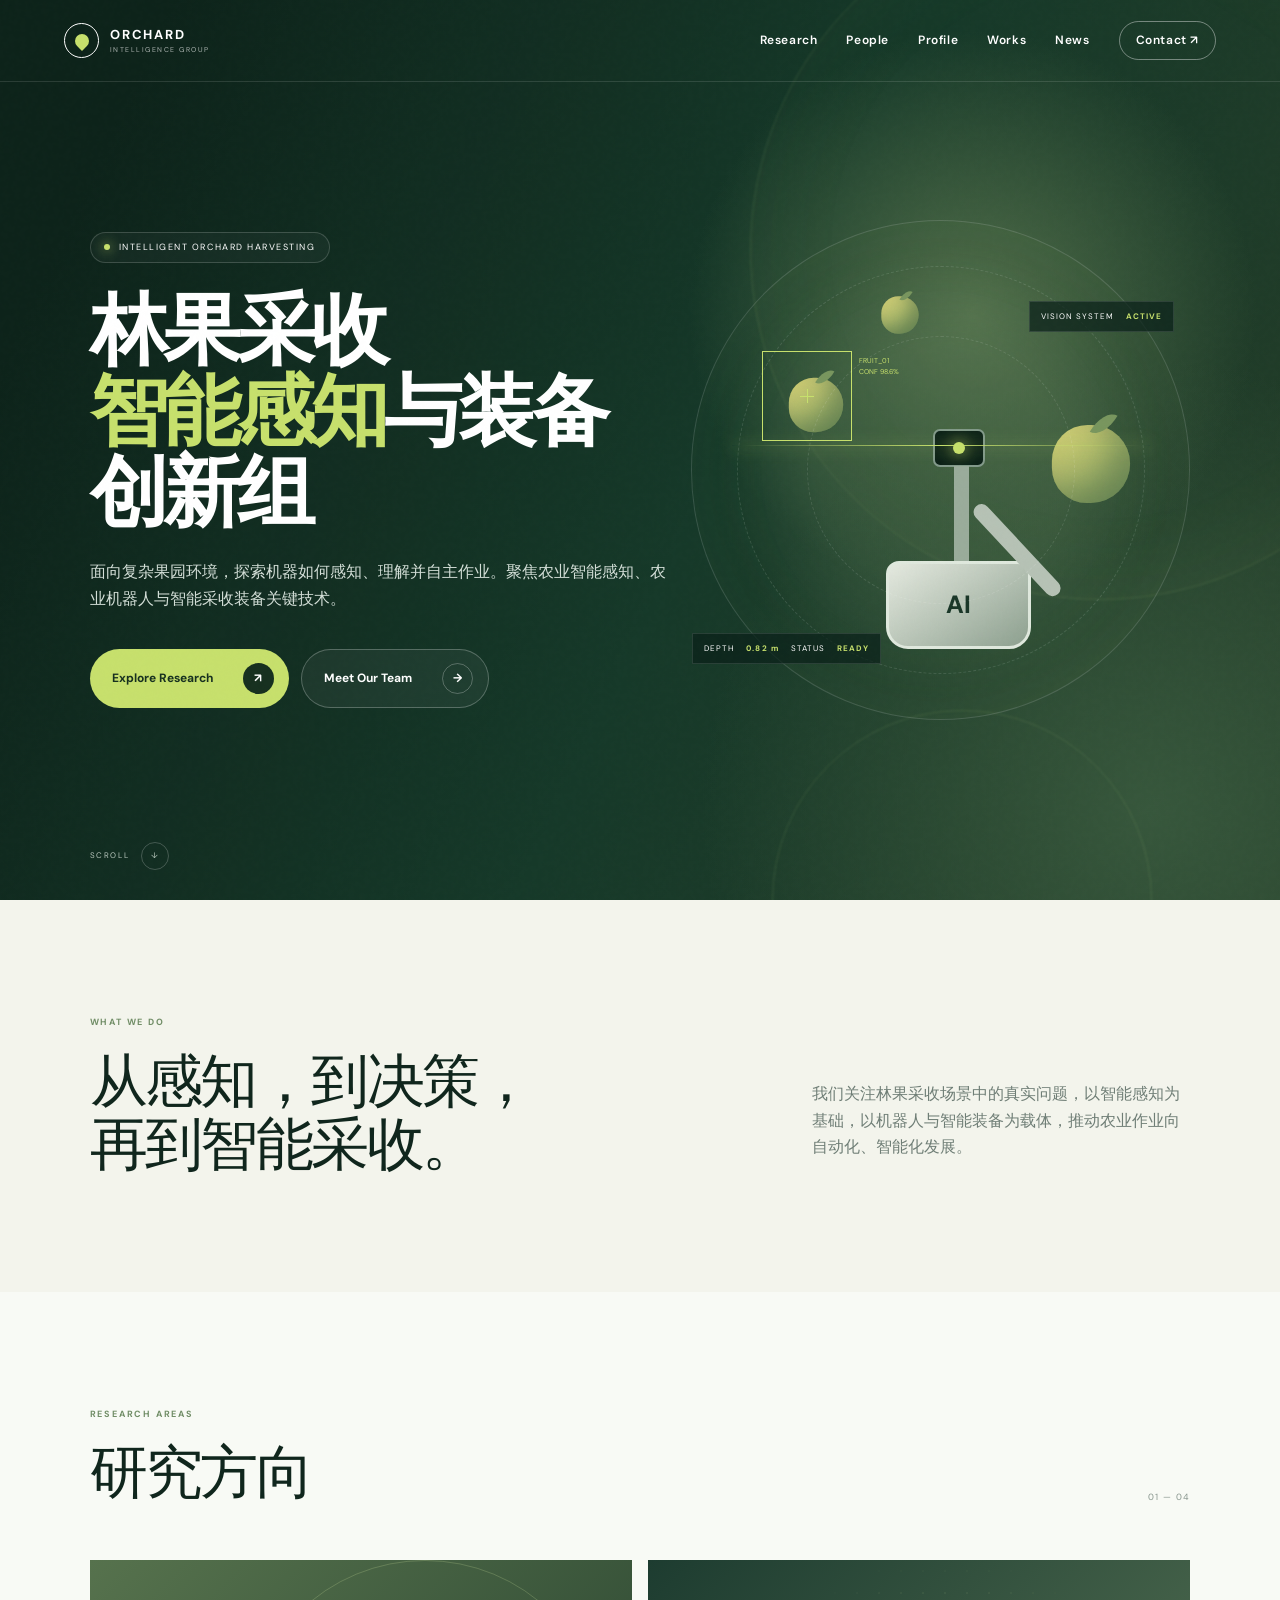
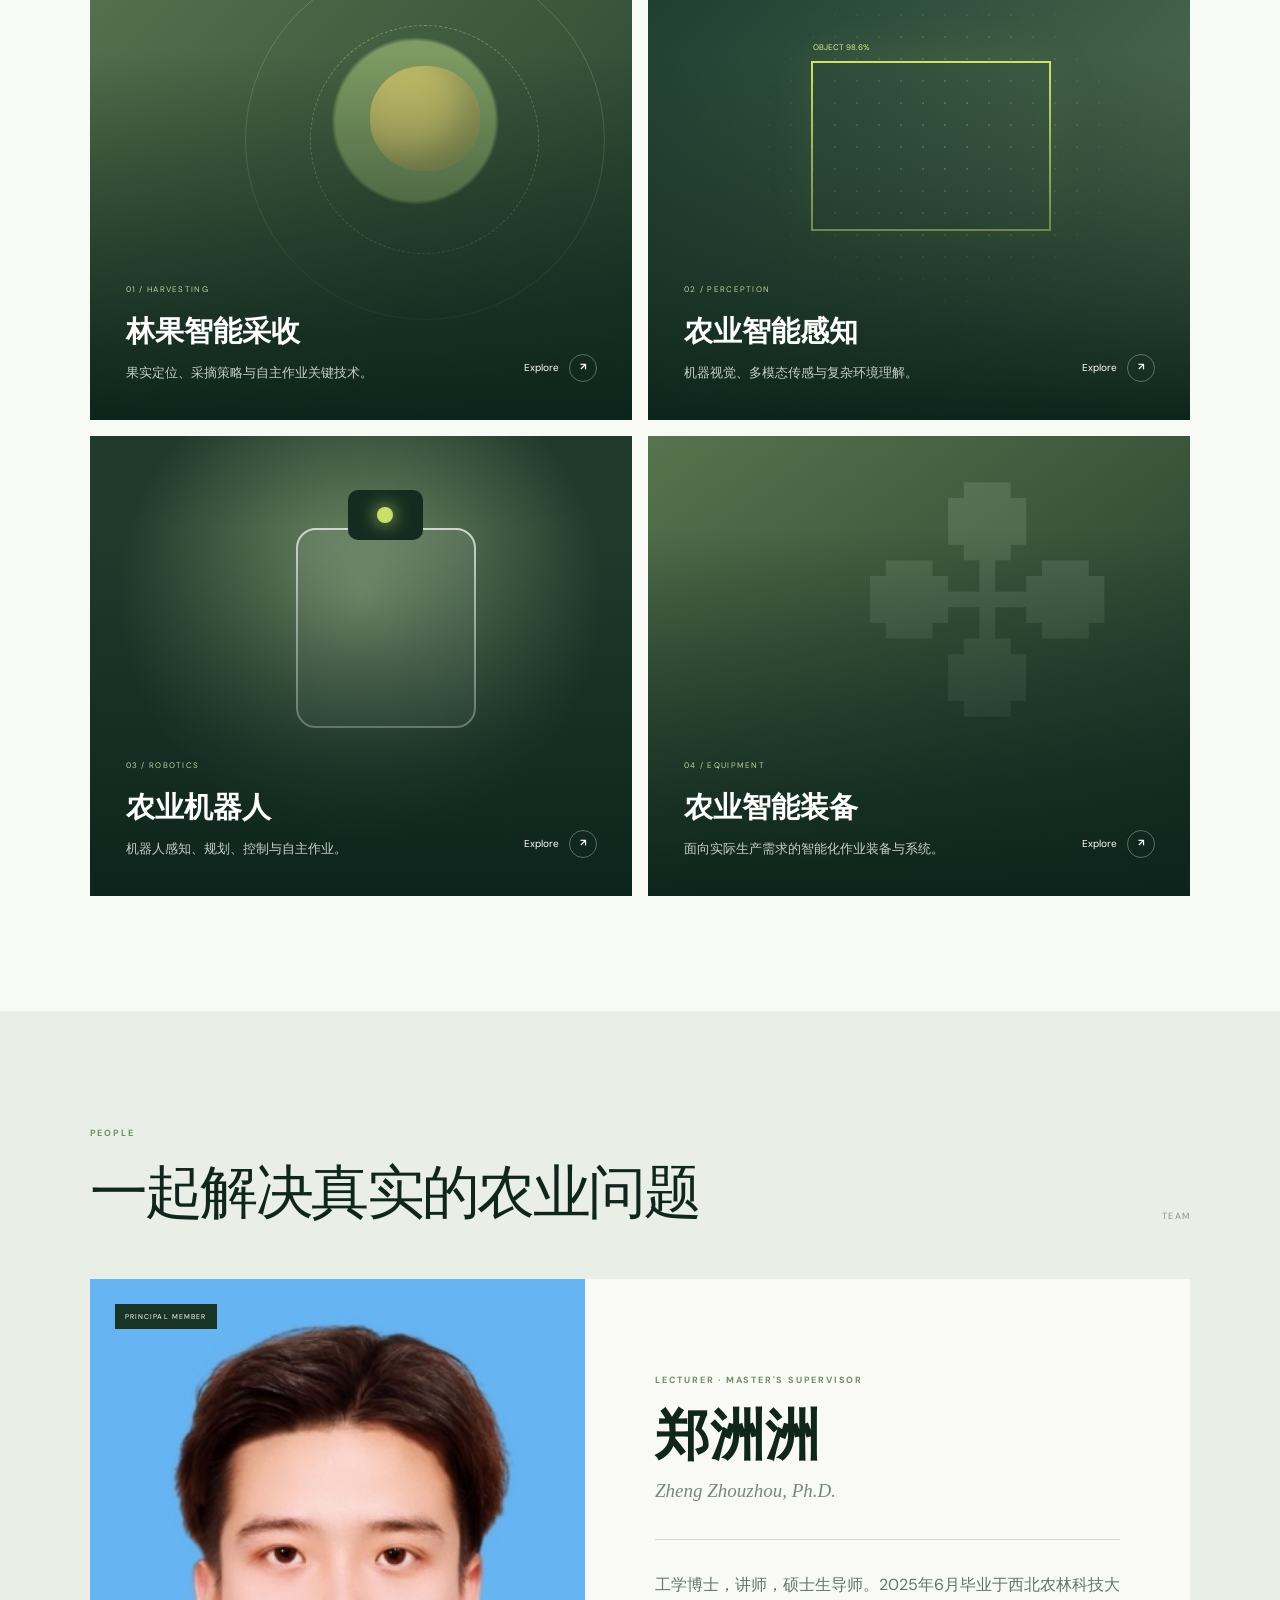
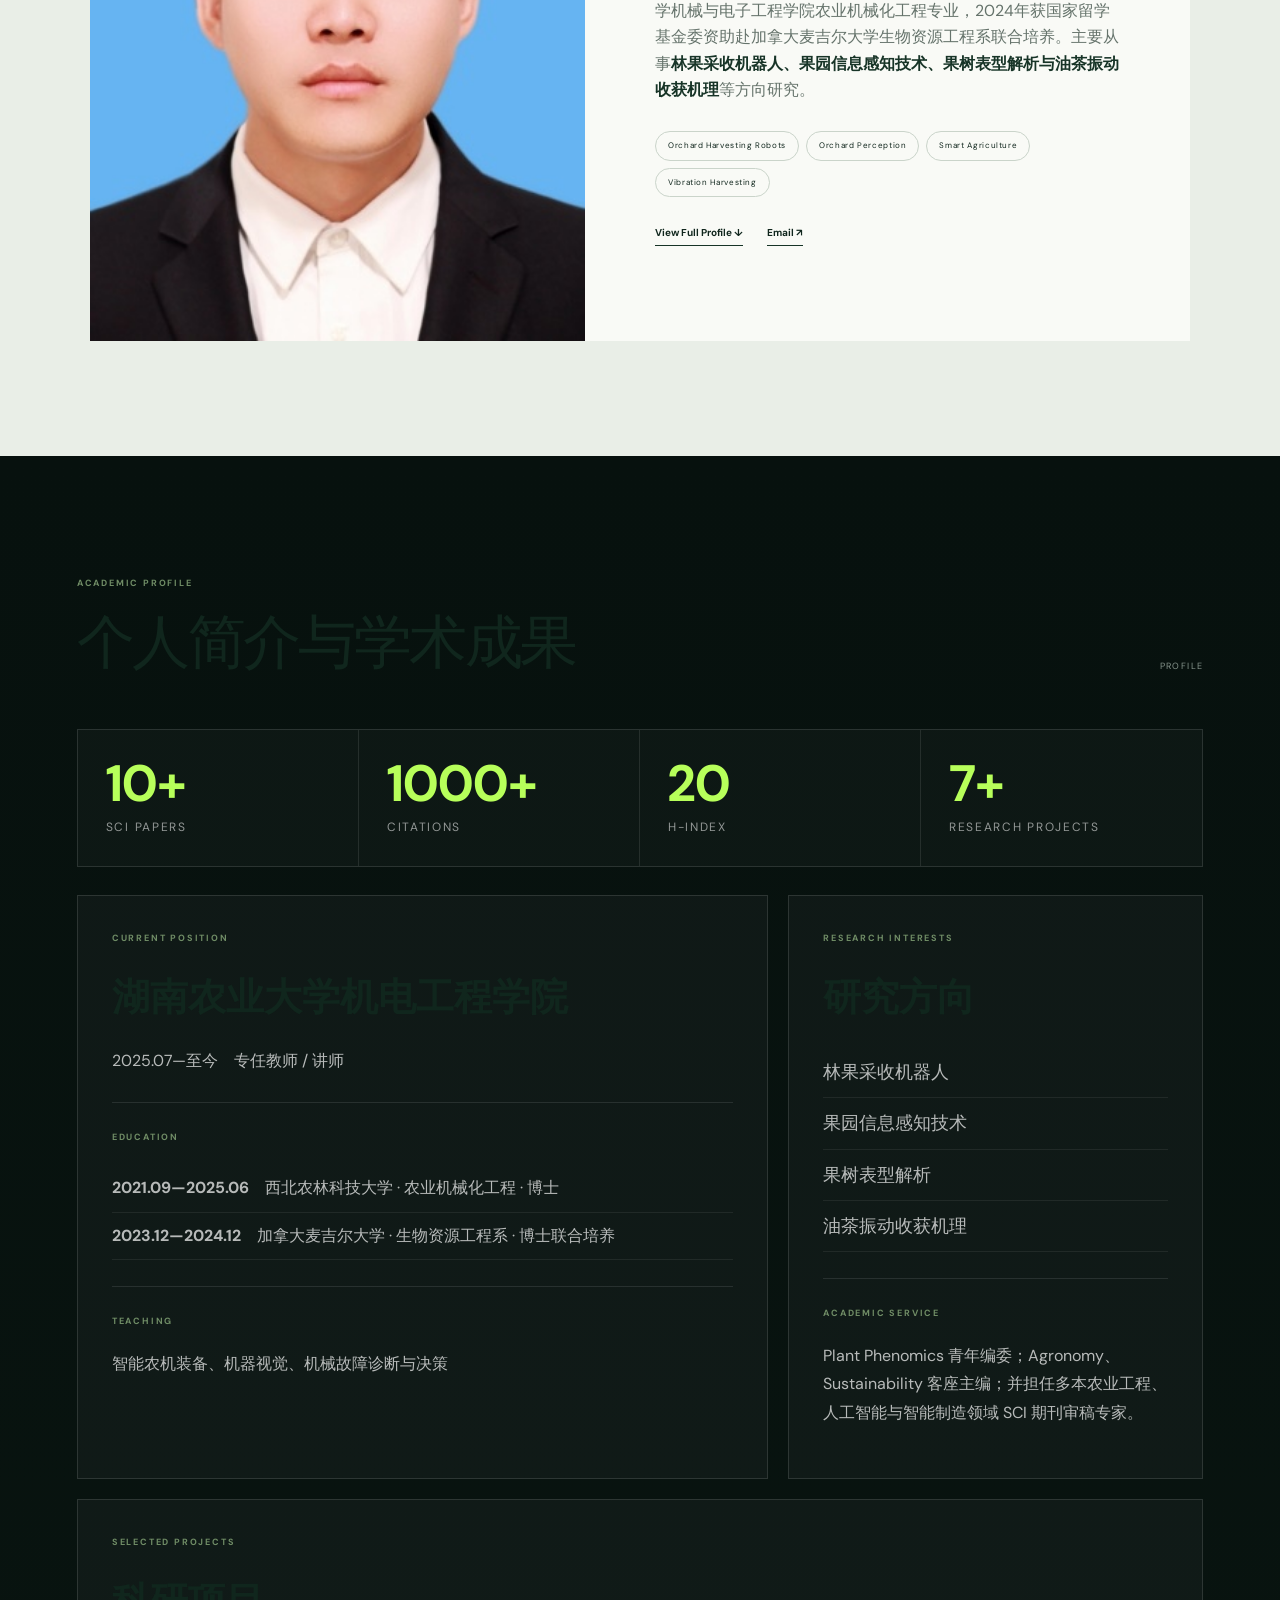
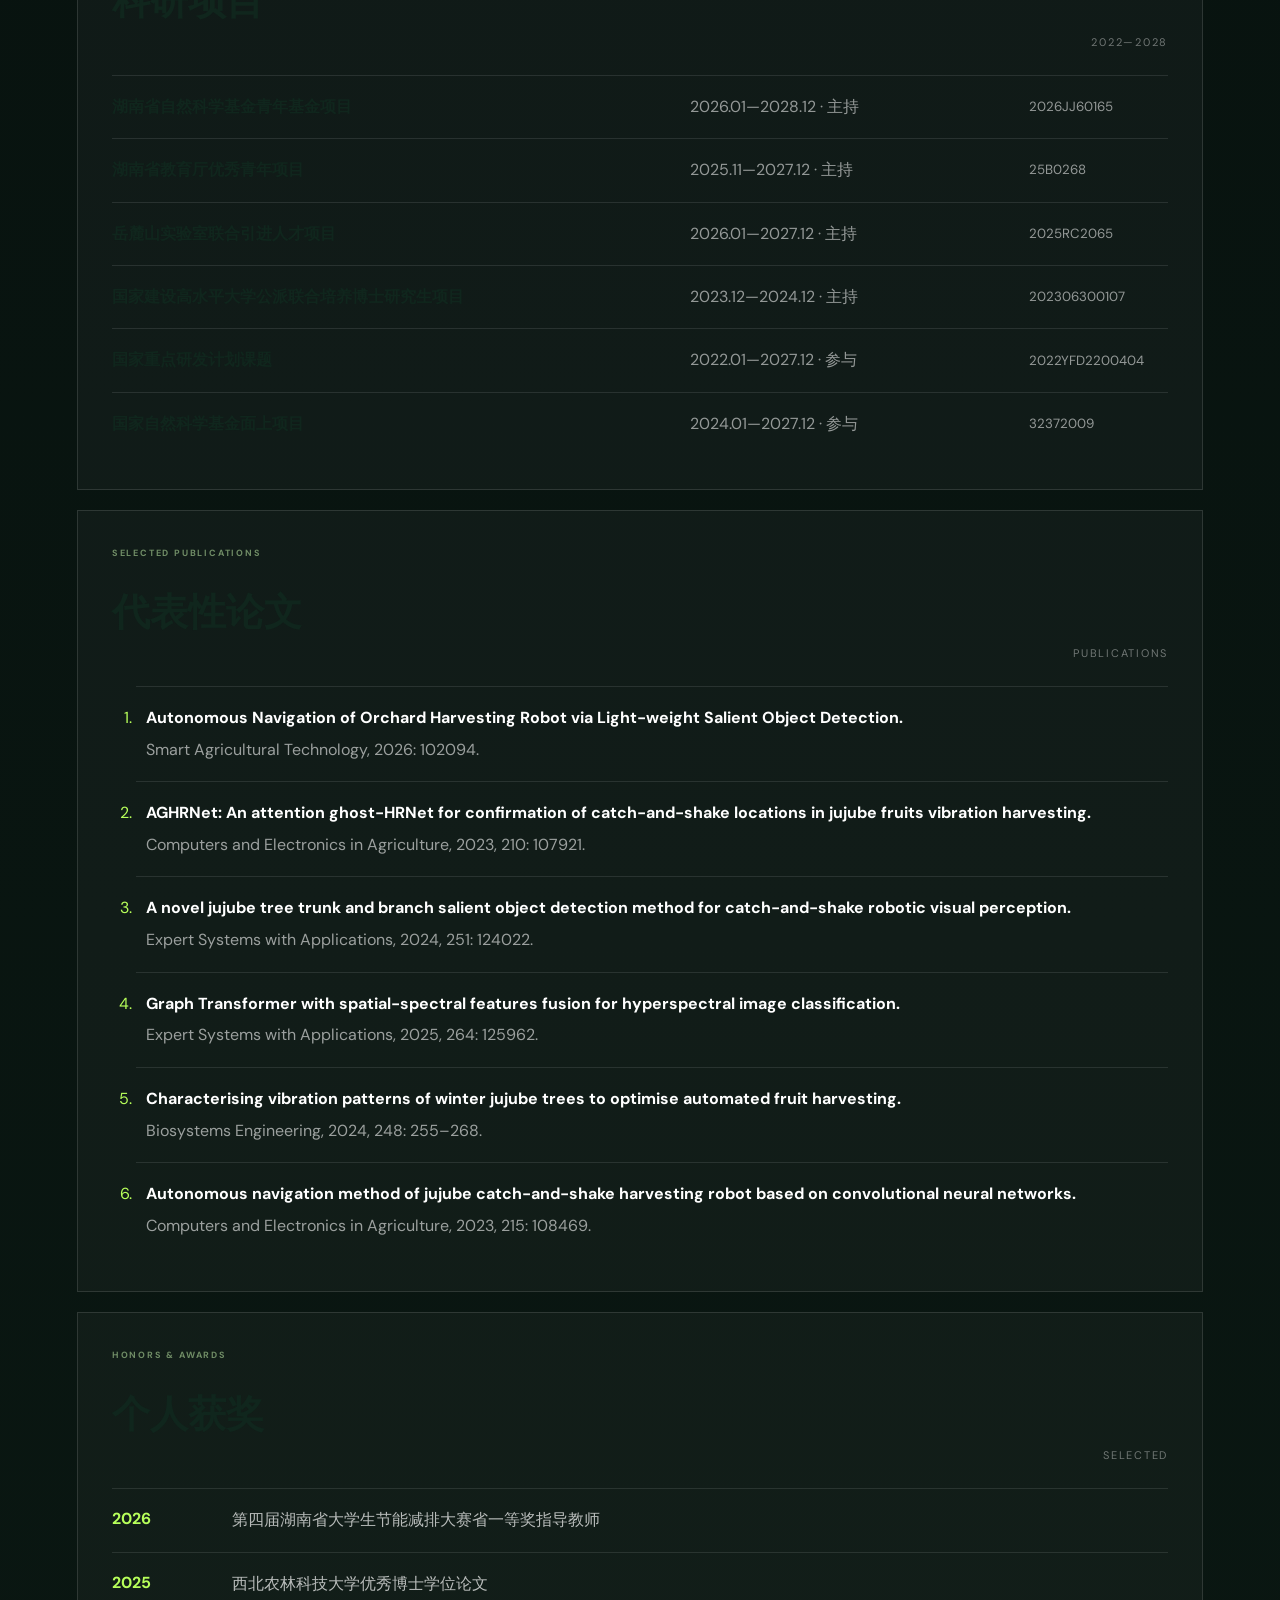
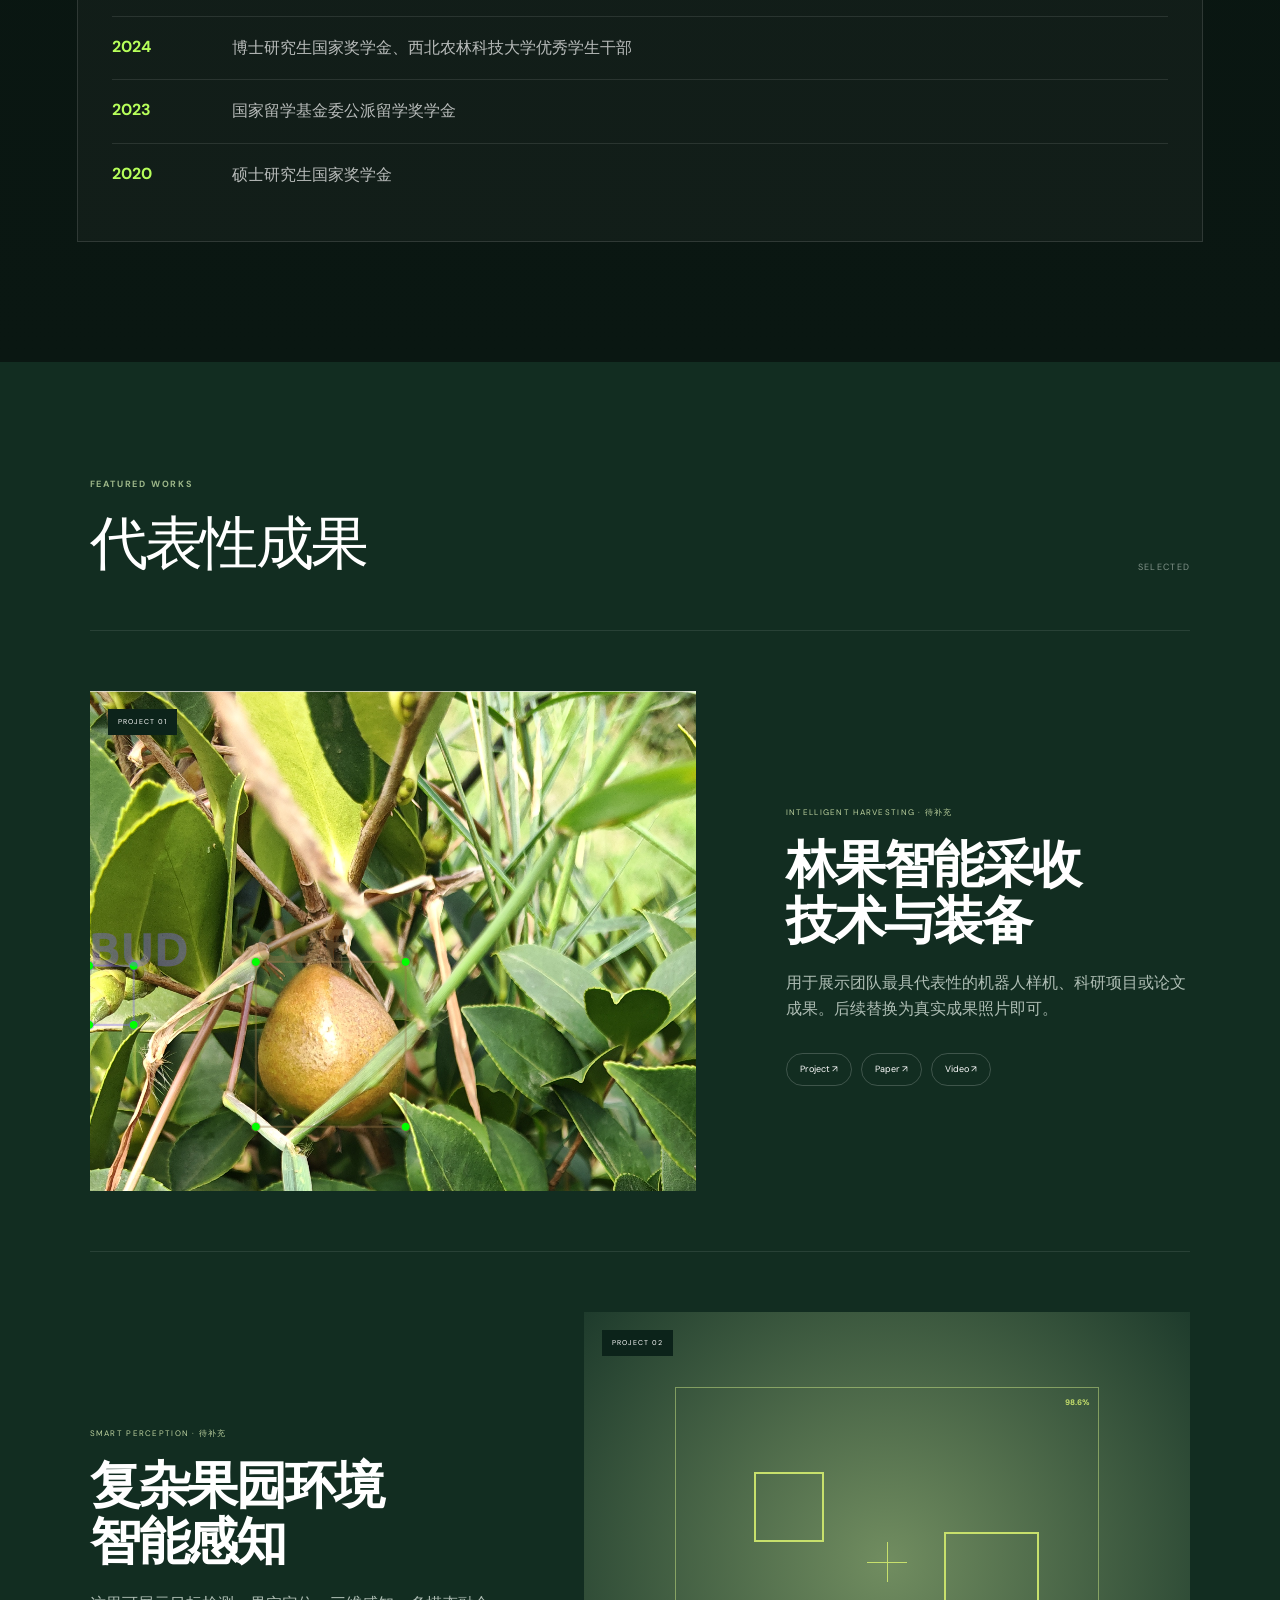
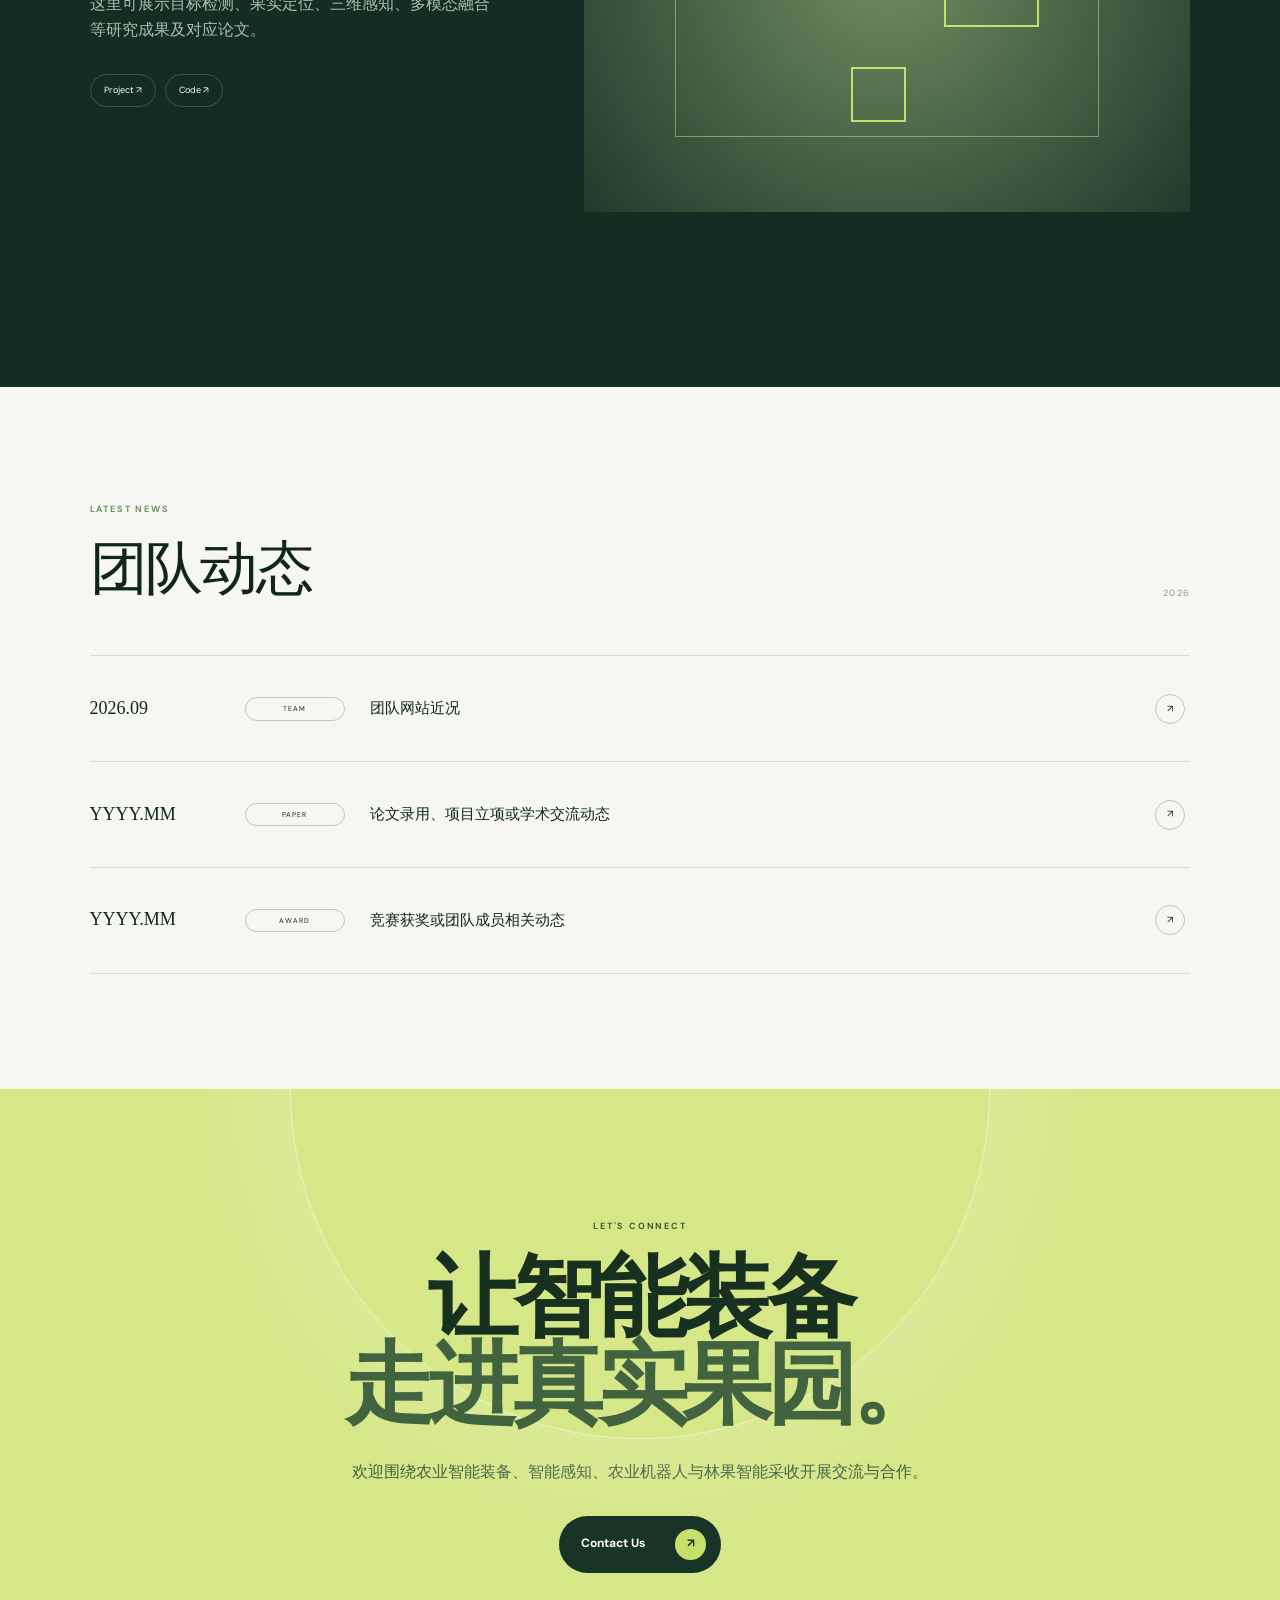
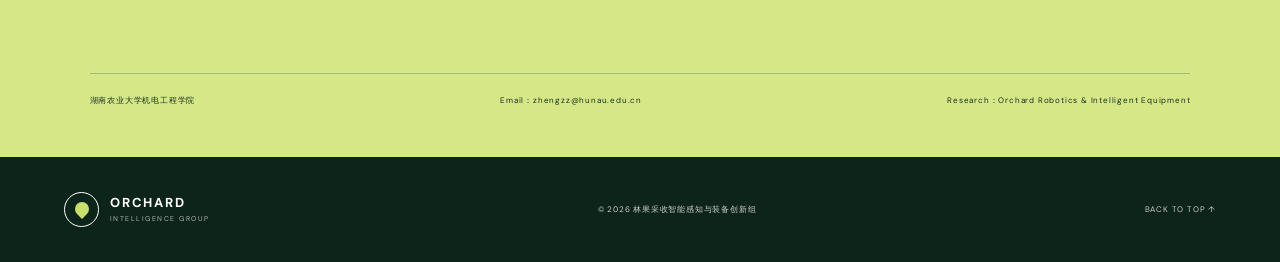
<file: index.html>
<!doctype html>
<html lang="zh-CN">
<head>
<meta charset="utf-8"><meta name="viewport" content="width=device-width,initial-scale=1">
<meta name="description" content="林果采收智能感知与装备创新组">
<title>林果采收智能感知与装备创新组</title>
<link rel="stylesheet" href="style.css">
</head>
<body>
<div class="noise"></div>
<header class="nav" id="nav">
  <a class="brand" href="#home"><span class="logo"><i></i></span><span><b>ORCHARD</b><small>INTELLIGENCE GROUP</small></span></a>
  <button class="menu" aria-label="菜单">☰</button>
  <nav><a href="#research">Research</a><a href="#people">People</a><a href="#profile">Profile</a><a href="#works">Works</a><a href="#news">News</a><a class="nav-btn" href="#contact">Contact ↗</a></nav>
</header>

<main>
<section class="hero" id="home">
  <div class="hero-bg"></div><div class="hero-grid"></div>
  <div class="orb o1"></div><div class="orb o2"></div>
  <div class="hero-content reveal">
    <div class="status"><span></span> INTELLIGENT ORCHARD HARVESTING</div>
    <h1>林果采收<br><em>智能感知</em>与装备创新组</h1>
    <p>面向复杂果园环境，探索机器如何感知、理解并自主作业。聚焦农业智能感知、农业机器人与智能采收装备关键技术。</p>
    <div class="hero-actions">
      <a class="btn primary" href="#research"><span>Explore Research</span><b>↗</b></a>
      <a class="btn glass" href="#people"><span>Meet Our Team</span><b>→</b></a>
    </div>
  </div>
  <div class="visual reveal">
    <div class="hud top"><span>VISION SYSTEM</span><b>ACTIVE</b></div>
    <div class="fruit f1"><i></i></div><div class="fruit f2"><i></i></div><div class="fruit f3"><i></i></div>
    <div class="scanline"></div>
    <div class="target"><span></span><i>FRUIT_01<br>CONF 98.6%</i></div>
    <div class="machine"><div class="eye"></div><div class="neck"></div><div class="body">AI</div><div class="arm"></div></div>
    <div class="hud bottom"><span>DEPTH</span><b>0.82 m</b><span>STATUS</span><b>READY</b></div>
  </div>
  <a class="scroll" href="#research">SCROLL <i>↓</i></a>
</section>

<section class="intro">
  <p class="kicker reveal">WHAT WE DO</p>
  <div class="intro-row reveal"><h2>从感知，到决策，<br>再到智能采收。</h2><p>我们关注林果采收场景中的真实问题，以智能感知为基础，以机器人与智能装备为载体，推动农业作业向自动化、智能化发展。</p></div>
</section>

<section class="research" id="research">
  <div class="section-title reveal"><div><p class="kicker">RESEARCH AREAS</p><h2>研究方向</h2></div><span>01 — 04</span></div>
  <div class="research-grid">
    <article class="research-card r1 reveal"><div class="card-art"><div class="rings"></div><div class="apple"></div></div><div class="card-copy"><small>01 / HARVESTING</small><h3>林果智能采收</h3><p>果实定位、采摘策略与自主作业关键技术。</p><a href="#works">Explore <b>↗</b></a></div></article>
    <article class="research-card r2 reveal"><div class="card-art"><div class="vision-box"></div><div class="dots"></div></div><div class="card-copy"><small>02 / PERCEPTION</small><h3>农业智能感知</h3><p>机器视觉、多模态传感与复杂环境理解。</p><a href="#works">Explore <b>↗</b></a></div></article>
    <article class="research-card r3 reveal"><div class="card-art"><div class="bot"><i></i></div></div><div class="card-copy"><small>03 / ROBOTICS</small><h3>农业机器人</h3><p>机器人感知、规划、控制与自主作业。</p><a href="#works">Explore <b>↗</b></a></div></article>
    <article class="research-card r4 reveal"><div class="card-art"><div class="gear">✣</div></div><div class="card-copy"><small>04 / EQUIPMENT</small><h3>农业智能装备</h3><p>面向实际生产需求的智能化作业装备与系统。</p><a href="#works">Explore <b>↗</b></a></div></article>
  </div>
</section>

<section class="people" id="people">
  <div class="section-title reveal"><div><p class="kicker">PEOPLE</p><h2>一起解决真实的农业问题</h2></div><span>TEAM</span></div>
  <div class="person-card reveal">
    <div class="portrait">
      <img src="assets/images/team/zhengzhouzhou.jpeg" alt="郑洲洲">
      <div class="portrait-bg"><div class="portrait-ring"></div><strong>郑</strong></div>
      <div class="portrait-label">PRINCIPAL MEMBER</div>
    </div>
    <div class="person-copy">
      <p class="kicker">LECTURER · MASTER'S SUPERVISOR</p>
      <h3>郑洲洲</h3>
      <p class="en">Zheng Zhouzhou, Ph.D.</p>
      <div class="line"></div>
      <p class="bio">工学博士，讲师，硕士生导师。2025年6月毕业于西北农林科技大学机械与电子工程学院农业机械化工程专业，2024年获国家留学基金委资助赴加拿大麦吉尔大学生物资源工程系联合培养。主要从事<strong>林果采收机器人、果园信息感知技术、果树表型解析与油茶振动收获机理</strong>等方向研究。</p>
      <div class="chips"><span>Orchard Harvesting Robots</span><span>Orchard Perception</span><span>Smart Agriculture</span><span>Vibration Harvesting</span></div>
      <div class="profile-actions">
        <a class="text-link" href="#profile">View Full Profile <b>↓</b></a>
        <a class="text-link" href="mailto:zhengzz@hunau.edu.cn">Email <b>↗</b></a>
      </div>
    </div>
  </div>
</section>

<section class="profile-section" id="profile">
  <div class="section-title reveal"><div><p class="kicker">ACADEMIC PROFILE</p><h2>个人简介与学术成果</h2></div><span>PROFILE</span></div>

  <div class="profile-stats reveal">
    <div><strong>10+</strong><span>SCI Papers</span></div>
    <div><strong>1000+</strong><span>Citations</span></div>
    <div><strong>20</strong><span>H-index</span></div>
    <div><strong>7+</strong><span>Research Projects</span></div>
  </div>

  <div class="profile-grid">
    <article class="profile-panel reveal">
      <p class="kicker">CURRENT POSITION</p>
      <h3>湖南农业大学机电工程学院</h3>
      <p>2025.07—至今　专任教师 / 讲师</p>
      <div class="profile-line"></div>
      <p class="kicker">EDUCATION</p>
      <ul>
        <li><b>2021.09—2025.06</b>　西北农林科技大学 · 农业机械化工程 · 博士</li>
        <li><b>2023.12—2024.12</b>　加拿大麦吉尔大学 · 生物资源工程系 · 博士联合培养</li>
      </ul>
      <div class="profile-line"></div>
      <p class="kicker">TEACHING</p>
      <p>智能农机装备、机器视觉、机械故障诊断与决策</p>
    </article>

    <article class="profile-panel reveal">
      <p class="kicker">RESEARCH INTERESTS</p>
      <h3>研究方向</h3>
      <ul class="focus-list">
        <li>林果采收机器人</li>
        <li>果园信息感知技术</li>
        <li>果树表型解析</li>
        <li>油茶振动收获机理</li>
      </ul>
      <div class="profile-line"></div>
      <p class="kicker">ACADEMIC SERVICE</p>
      <p>Plant Phenomics 青年编委；Agronomy、Sustainability 客座主编；并担任多本农业工程、人工智能与智能制造领域 SCI 期刊审稿专家。</p>
    </article>
  </div>

  <div class="profile-block reveal">
    <div class="profile-block-head"><div><p class="kicker">SELECTED PROJECTS</p><h3>科研项目</h3></div><span>2022—2028</span></div>
    <div class="project-list">
      <div><b>湖南省自然科学基金青年基金项目</b><span>2026.01—2028.12 · 主持</span><small>2026JJ60165</small></div>
      <div><b>湖南省教育厅优秀青年项目</b><span>2025.11—2027.12 · 主持</span><small>25B0268</small></div>
      <div><b>岳麓山实验室联合引进人才项目</b><span>2026.01—2027.12 · 主持</span><small>2025RC2065</small></div>
      <div><b>国家建设高水平大学公派联合培养博士研究生项目</b><span>2023.12—2024.12 · 主持</span><small>202306300107</small></div>
      <div><b>国家重点研发计划课题</b><span>2022.01—2027.12 · 参与</span><small>2022YFD2200404</small></div>
      <div><b>国家自然科学基金面上项目</b><span>2024.01—2027.12 · 参与</span><small>32372009</small></div>
    </div>
  </div>

  <div class="profile-block reveal">
    <div class="profile-block-head"><div><p class="kicker">SELECTED PUBLICATIONS</p><h3>代表性论文</h3></div><span>PUBLICATIONS</span></div>
    <ol class="publication-list">
      <li><b>Autonomous Navigation of Orchard Harvesting Robot via Light-weight Salient Object Detection.</b><span>Smart Agricultural Technology, 2026: 102094.</span></li>
      <li><b>AGHRNet: An attention ghost-HRNet for confirmation of catch-and-shake locations in jujube fruits vibration harvesting.</b><span>Computers and Electronics in Agriculture, 2023, 210: 107921.</span></li>
      <li><b>A novel jujube tree trunk and branch salient object detection method for catch-and-shake robotic visual perception.</b><span>Expert Systems with Applications, 2024, 251: 124022.</span></li>
      <li><b>Graph Transformer with spatial-spectral features fusion for hyperspectral image classification.</b><span>Expert Systems with Applications, 2025, 264: 125962.</span></li>
      <li><b>Characterising vibration patterns of winter jujube trees to optimise automated fruit harvesting.</b><span>Biosystems Engineering, 2024, 248: 255–268.</span></li>
      <li><b>Autonomous navigation method of jujube catch-and-shake harvesting robot based on convolutional neural networks.</b><span>Computers and Electronics in Agriculture, 2023, 215: 108469.</span></li>
    </ol>
  </div>

  <div class="profile-block reveal">
    <div class="profile-block-head"><div><p class="kicker">HONORS & AWARDS</p><h3>个人获奖</h3></div><span>SELECTED</span></div>
    <div class="award-list">
      <div><time>2026</time><p>第四届湖南省大学生节能减排大赛省一等奖指导教师</p></div>
      <div><time>2025</time><p>西北农林科技大学优秀博士学位论文</p></div>
      <div><time>2024</time><p>博士研究生国家奖学金、西北农林科技大学优秀学生干部</p></div>
      <div><time>2023</time><p>国家留学基金委公派留学奖学金</p></div>
      <div><time>2020</time><p>硕士研究生国家奖学金</p></div>
    </div>
  </div>
</section>

<section class="works" id="works">
  <div class="section-title reveal"><div><p class="kicker">FEATURED WORKS</p><h2>代表性成果</h2></div><span>SELECTED</span></div>
  <article class="work reveal">
    <div class="work-image wi1">
  <img src="assets/images/works/1.png" alt="林果智能采收技术与装备">
  <span class="badge">PROJECT 01</span>
</div>
    <div class="work-copy"><small>INTELLIGENT HARVESTING · 待补充</small><h3>林果智能采收<br>技术与装备</h3><p>用于展示团队最具代表性的机器人样机、科研项目或论文成果。后续替换为真实成果照片即可。</p><div class="work-links"><a href="#">Project ↗</a><a href="#">Paper ↗</a><a href="#">Video ↗</a></div></div>
  </article>
  <article class="work reverse reveal">
    <div class="work-image wi2"><span class="badge">PROJECT 02</span><div class="camera-ui"><i></i><b>98.6%</b></div><div class="detect d1"></div><div class="detect d2"></div><div class="detect d3"></div></div>
    <div class="work-copy"><small>SMART PERCEPTION · 待补充</small><h3>复杂果园环境<br>智能感知</h3><p>这里可展示目标检测、果实定位、三维感知、多模态融合等研究成果及对应论文。</p><div class="work-links"><a href="#">Project ↗</a><a href="#">Code ↗</a></div></div>
  </article>
</section>

<section class="news" id="news">
  <div class="section-title reveal"><div><p class="kicker">LATEST NEWS</p><h2>团队动态</h2></div><span>2026</span></div>
  <div class="news-list">
    <article class="reveal"><time>2026.09</time><span class="news-tag">TEAM</span><h3>团队网站近况</h3><a href="#">↗</a></article>
    <article class="reveal"><time>YYYY.MM</time><span class="news-tag">PAPER</span><h3>论文录用、项目立项或学术交流动态</h3><a href="#">↗</a></article>
    <article class="reveal"><time>YYYY.MM</time><span class="news-tag">AWARD</span><h3>竞赛获奖或团队成员相关动态</h3><a href="#">↗</a></article>
  </div>
</section>

<section class="contact" id="contact">
  <div class="contact-glow"></div><p class="kicker reveal">LET'S CONNECT</p><h2 class="reveal">让智能装备<br><em>走进真实果园。</em></h2><p class="reveal">欢迎围绕农业智能装备、智能感知、农业机器人与林果智能采收开展交流与合作。</p><a class="btn light reveal" href="mailto:zhengzz@hunau.edu.cn"><span>Contact Us</span><b>↗</b></a>
  <div class="contact-meta reveal"><span>湖南农业大学机电工程学院</span><span>Email：zhengzz@hunau.edu.cn</span><span>Research：Orchard Robotics & Intelligent Equipment</span></div>
</section>
</main>
<footer><a class="brand" href="#home"><span class="logo"><i></i></span><span><b>ORCHARD</b><small>INTELLIGENCE GROUP</small></span></a><p>© 2026 林果采收智能感知与装备创新组</p><a href="#home">BACK TO TOP ↑</a></footer>
<script src="main.js"></script>
</body></html>
</file>
<file: style.css>
@import url('https://fonts.googleapis.com/css2?family=DM+Sans:wght@400;500;600;700&display=swap');
:root{--ink:#10261d;--green:#7da45e;--lime:#c7e06c;--cream:#f3f4ec;--paper:#fafbf6;--muted:#6f7e76;--line:#d8ded5}
*{box-sizing:border-box}html{scroll-behavior:smooth}body{margin:0;background:var(--paper);color:var(--ink);font-family:"DM Sans","Noto Sans SC","Microsoft YaHei",sans-serif;line-height:1.65;overflow-x:hidden}a{text-decoration:none;color:inherit}.noise{position:fixed;inset:0;pointer-events:none;z-index:100;opacity:.025;background-image:url("data:image/svg+xml,%3Csvg viewBox='0 0 180 180' xmlns='http://www.w3.org/2000/svg'%3E%3Cfilter id='n'%3E%3CfeTurbulence type='fractalNoise' baseFrequency='.9' numOctaves='4' stitchTiles='stitch'/%3E%3C/filter%3E%3Crect width='100%25' height='100%25' filter='url(%23n)' opacity='.6'/%3E%3C/svg%3E")}
.nav{height:82px;position:fixed;z-index:50;top:0;left:0;right:0;padding:0 5vw;display:flex;align-items:center;justify-content:space-between;color:white;transition:.35s;border-bottom:1px solid #ffffff1f}.nav.scrolled{height:70px;background:#f8faf4e8;color:var(--ink);backdrop-filter:blur(18px);border-color:#d9e0d8}.brand{display:flex;align-items:center;gap:11px}.brand>span:last-child{display:grid;line-height:1.05}.brand b{font-size:13px;letter-spacing:.14em}.brand small{font-size:7px;letter-spacing:.21em;opacity:.65;margin-top:5px}.logo{width:35px;height:35px;border:1px solid currentColor;border-radius:50%;display:grid;place-items:center}.logo i{display:block;width:14px;height:14px;border-radius:50% 50% 50% 0;background:var(--lime);transform:rotate(-45deg)}.nav nav{display:flex;align-items:center;gap:29px;font-size:12px;font-weight:600;letter-spacing:.05em}.nav nav>a{position:relative}.nav nav>a:not(.nav-btn):after{content:"";position:absolute;left:0;right:100%;bottom:-6px;height:1px;background:currentColor;transition:.25s}.nav nav>a:hover:after{right:0}.nav-btn{border:1px solid #ffffff66;border-radius:100px;padding:9px 16px}.scrolled .nav-btn{border-color:#173b2b55}.menu{display:none;border:0;background:none;color:inherit;font-size:24px}
.hero{min-height:780px;height:100vh;position:relative;background:#132d22;color:white;display:grid;grid-template-columns:1.05fr .95fr;align-items:center;padding:110px 7vw 70px;overflow:hidden}.hero-bg{position:absolute;inset:0;background:radial-gradient(circle at 76% 35%,#52704b 0,transparent 25%),radial-gradient(circle at 90% 90%,#38583d 0,transparent 32%),linear-gradient(115deg,#0d231a 10%,#173a2a 55%,#263e29);opacity:.98}.hero-grid{position:absolute;inset:0;background-image:linear-gradient(#fff08 1px,transparent 1px),linear-gradient(90deg,#fff08 1px,transparent 1px);background-size:70px 70px;mask-image:linear-gradient(to right,transparent 15%,black 100%)}.orb{position:absolute;border-radius:50%;filter:blur(1px);border:1px solid #d9f89d22}.o1{width:700px;height:700px;right:-170px;top:-100px;box-shadow:inset 0 0 120px #c9ec8c0a}.o2{width:380px;height:380px;right:10%;bottom:-190px}.hero-content{position:relative;z-index:3;max-width:760px}.status{display:inline-flex;align-items:center;gap:9px;border:1px solid #ffffff2b;border-radius:50px;padding:7px 13px;font-size:9px;letter-spacing:.17em;background:#ffffff08}.status span{width:6px;height:6px;background:var(--lime);border-radius:50%;box-shadow:0 0 12px var(--lime)}.hero h1{font-size:clamp(48px,6.1vw,91px);line-height:1.04;letter-spacing:-.055em;margin:27px 0 26px;font-weight:600}.hero h1 em,.contact h2 em{font-style:normal;color:var(--lime)}.hero-content>p{max-width:630px;color:#d4dfd8;font-size:16px}.hero-actions{display:flex;gap:12px;margin-top:37px}.btn{display:inline-flex;align-items:center;justify-content:space-between;gap:30px;border-radius:100px;padding:13px 15px 13px 22px;font-size:12px;font-weight:700;transition:.25s}.btn b{width:31px;height:31px;border-radius:50%;display:grid;place-items:center;transition:.25s}.btn:hover{transform:translateY(-2px)}.btn:hover b{transform:rotate(45deg)}.primary{background:var(--lime);color:#17301f}.primary b{background:#17301f;color:white}.glass{border:1px solid #ffffff40;background:#ffffff0c}.glass b{border:1px solid #ffffff40}.visual{position:relative;z-index:2;width:min(39vw,570px);height:min(39vw,570px);justify-self:end;border:1px solid #ffffff25;border-radius:50%;background:radial-gradient(circle,#72926433 0 35%,#1a342600 65%);box-shadow:inset 0 0 100px #bde87d0b}.visual:before,.visual:after{content:"";position:absolute;border:1px dashed #ffffff1f;border-radius:50%;inset:9%}.visual:after{inset:23%}.hud{position:absolute;z-index:4;font-size:8px;letter-spacing:.13em;display:flex;gap:12px;background:#0b2119b8;border:1px solid #ffffff1d;padding:8px 11px}.hud b{color:var(--lime)}.hud.top{right:3%;top:16%}.hud.bottom{bottom:11%;left:0}.fruit{position:absolute;width:68px;height:68px;border-radius:48% 52% 53% 47%;background:linear-gradient(145deg,#d9d377,#76975a);box-shadow:inset -15px -12px 25px #37583e55}.fruit i{position:absolute;width:14px;height:24px;border-radius:100% 0;background:#78965e;top:-13px;left:38px;transform:rotate(30deg)}.f1{left:18%;top:30%;transform:scale(.8)}.f2{right:13%;top:42%;transform:scale(1.15)}.f3{left:35%;top:12%;transform:scale(.55)}.target{position:absolute;left:14%;top:26%;width:90px;height:90px;border:1px solid var(--lime)}.target:before,.target:after{content:"";position:absolute;background:var(--lime)}.target:before{width:14px;height:1px;left:37px;top:44px}.target:after{height:14px;width:1px;left:44px;top:37px}.target i{position:absolute;left:96px;top:3px;font-style:normal;font-size:7px;color:var(--lime);width:80px}.scanline{position:absolute;z-index:3;left:8%;right:8%;top:45%;height:1px;background:linear-gradient(90deg,transparent,var(--lime),transparent);box-shadow:0 0 15px var(--lime);animation:scan 4s ease-in-out infinite}.machine{position:absolute;left:39%;bottom:14%;width:150px;height:220px}.body{position:absolute;bottom:0;width:145px;height:88px;border-radius:13px 13px 22px 22px;background:linear-gradient(145deg,#e4e9df,#8da08f);border:3px solid #dfe8dd;color:#1a3728;display:grid;place-items:center;font-size:25px;font-weight:800}.eye{position:absolute;width:52px;height:38px;border-radius:7px;background:#0c2118;left:47px;top:0;border:2px solid #82998b}.eye:after{content:"";position:absolute;width:12px;height:12px;background:var(--lime);border-radius:50%;left:18px;top:11px;box-shadow:0 0 16px var(--lime)}.neck{position:absolute;left:68px;top:37px;width:15px;height:95px;background:#9aac9b}.arm{position:absolute;right:-30px;bottom:55px;width:16px;height:120px;background:#b6c2b5;transform:rotate(-43deg);transform-origin:bottom;border-radius:8px}.scroll{position:absolute;z-index:3;bottom:30px;left:7vw;font-size:8px;letter-spacing:.2em;display:flex;align-items:center;gap:12px;color:#b8c7bd}.scroll i{font-style:normal;border:1px solid #ffffff35;width:28px;height:28px;border-radius:50%;display:grid;place-items:center}@keyframes scan{0%,100%{top:26%}50%{top:72%}}
.intro,.research,.people,.works,.news{padding:115px 7vw}.intro{background:var(--cream)}.kicker{font-size:9px!important;letter-spacing:.2em!important;font-weight:700!important;color:#708d66!important;margin:0 0 20px!important}.intro-row{display:grid;grid-template-columns:1.2fr .8fr;gap:12vw;align-items:end}.intro h2,.section-title h2{font-size:clamp(38px,4.5vw,65px);line-height:1.1;letter-spacing:-.045em;margin:0;font-weight:550}.intro-row>p{color:var(--muted);max-width:520px}.research{background:#f8faf5}.section-title{display:flex;justify-content:space-between;align-items:end;margin-bottom:55px}.section-title span{font-size:9px;letter-spacing:.15em;color:#87958d}.research-grid{display:grid;grid-template-columns:1fr 1fr;gap:16px}.research-card{min-height:460px;position:relative;overflow:hidden;background:#1a382a;color:white;display:flex;align-items:flex-end}.research-card:after{content:"";position:absolute;inset:0;background:linear-gradient(transparent 20%,#0d241c 100%);z-index:1}.card-art{position:absolute;inset:0;transition:.6s}.research-card:hover .card-art{transform:scale(1.04)}.r1 .card-art{background:radial-gradient(circle at 60% 35%,#7d9b62 0 18%,transparent 19%),linear-gradient(135deg,#56724d,#233e2c)}.rings{position:absolute;width:360px;height:360px;border:1px solid #dff3a833;border-radius:50%;right:5%;top:0}.rings:after{content:"";position:absolute;inset:18%;border:1px dashed #dff3a855;border-radius:50%}.apple{position:absolute;width:110px;height:105px;background:#c7c16a;border-radius:48%;right:28%;top:23%;box-shadow:inset -20px -15px 30px #48604266}.r2 .card-art{background:linear-gradient(135deg,#1d3c30,#5d7959)}.vision-box{position:absolute;width:240px;height:170px;border:2px solid #cde96d;left:30%;top:22%;box-shadow:0 0 50px #cde96d18}.vision-box:before{content:"OBJECT 98.6%";position:absolute;top:-22px;font-size:8px;color:#d9ee90}.dots{position:absolute;inset:0;background-image:radial-gradient(#d9ef9b55 1px,transparent 1px);background-size:22px 22px;mask-image:radial-gradient(circle at 55% 45%,black,transparent 55%)}.r3 .card-art{background:radial-gradient(circle at 50% 35%,#77936a,#203a2c 60%)}.bot{position:absolute;width:180px;height:200px;border:2px solid #cdd8cc;border-radius:20px;left:38%;top:20%;background:#9baa9b33}.bot:before{content:"";position:absolute;width:75px;height:50px;border-radius:10px;background:#142b20;left:50px;top:-40px}.bot i{position:absolute;width:16px;height:16px;border-radius:50%;background:var(--lime);left:79px;top:-23px;box-shadow:0 0 18px var(--lime)}.r4 .card-art{background:linear-gradient(145deg,#56744d,#183426)}.gear{position:absolute;font-size:250px;line-height:1;color:#d9e8cf22;right:13%;top:12%;animation:rotate 18s linear infinite}@keyframes rotate{to{transform:rotate(360deg)}}.card-copy{position:relative;z-index:2;padding:36px;width:100%}.card-copy small,.work-copy small{font-size:8px;letter-spacing:.16em;color:#bdd29f}.card-copy h3{font-size:29px;margin:8px 0 6px}.card-copy p{margin:0;color:#c6d1c9;font-size:13px}.card-copy a{position:absolute;right:35px;bottom:38px;font-size:10px}.card-copy a b{display:inline-grid;place-items:center;margin-left:7px;border:1px solid #ffffff50;border-radius:50%;width:28px;height:28px}
.people{background:#e9eee7}.person-card{display:grid;grid-template-columns:.9fr 1.1fr;background:#f9faf6;min-height:570px}.portrait{position:relative;min-height:570px;overflow:hidden;background:#cad7c5}.portrait img{width:100%;height:100%;object-fit:cover;position:absolute;z-index:2}.portrait-bg{position:absolute;inset:0;display:grid;place-items:center;background:linear-gradient(145deg,#dbe5d6,#9eb197)}.portrait-bg strong{font-family:serif;font-size:190px;font-weight:400;color:#6f8a6d;z-index:1}.portrait-bg small{position:absolute;bottom:30px;right:30px;text-align:right;font-size:7px;letter-spacing:.16em;color:#5f755f}.portrait-ring{position:absolute;width:430px;height:430px;border-radius:50%;border:1px solid #f8fff060}.portrait-ring:after{content:"";position:absolute;inset:15%;border:1px dashed #f8fff080;border-radius:50%}.portrait-label{position:absolute;z-index:3;left:25px;top:25px;background:#173427;color:white;font-size:7px;letter-spacing:.16em;padding:7px 10px}.person-copy{padding:70px;align-self:center}.person-copy h3{font-size:55px;line-height:1;margin:0}.person-copy .en{font-family:serif;font-size:19px;font-style:italic;color:#78877e;margin:12px 0}.line{height:1px;background:#d4dbd3;margin:32px 0}.bio{color:#65736b;max-width:580px}.bio strong{color:#173427}.chips{display:flex;flex-wrap:wrap;gap:7px;margin:28px 0}.chips span{border:1px solid #cad4ca;border-radius:50px;padding:7px 12px;font-size:8px;letter-spacing:.08em}.text-link{font-size:10px;font-weight:700;border-bottom:1px solid #173427;padding-bottom:4px}.add-member{border:1px dashed #aab7ab;margin-top:18px;display:flex;gap:20px;align-items:center;padding:22px 28px;color:#637269}.add-member>span{font-size:30px}.add-member b{font-size:12px}.add-member p{font-size:10px;margin:2px 0}.works{background:#122d21;color:white}.works .section-title .kicker{color:#9db789!important}.works .section-title span{color:#82948a}.work{display:grid;grid-template-columns:1.2fr .8fr;gap:7vw;align-items:center;padding:60px 0;border-top:1px solid #ffffff18}.work.reverse{grid-template-columns:.8fr 1.2fr}.work.reverse .work-image{order:2}.work-image{height:500px;position:relative;overflow:hidden}.wi1{background:linear-gradient(#607d56 0 54%,#355238 54%)}.field-lines{position:absolute;inset:55% 0 0;background:repeating-linear-gradient(165deg,transparent 0 35px,#a8bd7b22 36px 38px)}.harvester{position:absolute;width:260px;height:160px;left:31%;bottom:17%;background:#c9d2c3;border-radius:20px 20px 10px 10px;box-shadow:0 15px 25px #10291d55}.harvester:before,.harvester:after{content:"";position:absolute;width:65px;height:65px;border:13px solid #172d22;border-radius:50%;bottom:-35px}.harvester:before{left:20px}.harvester:after{right:20px}.harvester i{position:absolute;width:70px;height:50px;background:#183226;left:40px;top:25px}.harvester b{position:absolute;width:16px;height:190px;background:#aebaa9;right:-25px;top:-100px;transform:rotate(35deg);transform-origin:bottom}.crosshair{position:absolute;right:20%;top:25%;font-size:80px;font-weight:100;color:var(--lime)}.badge{position:absolute;z-index:3;left:18px;top:18px;background:#0c231a;color:white;padding:7px 10px;font-size:7px;letter-spacing:.15em}.wi2{background:radial-gradient(circle at 50% 50%,#718d60,#1e3b2c)}.camera-ui{position:absolute;inset:15%;border:1px solid #d5ed8a77}.camera-ui:before,.camera-ui:after{content:"";position:absolute;left:50%;top:50%;background:var(--lime)}.camera-ui:before{width:40px;height:1px;margin-left:-20px}.camera-ui:after{height:40px;width:1px;margin-top:-20px}.camera-ui b{position:absolute;right:8px;top:8px;font-size:8px;color:var(--lime)}.detect{position:absolute;border:2px solid var(--lime);width:70px;height:70px}.d1{left:28%;top:32%}.d2{right:25%;top:44%;width:95px;height:95px}.d3{left:44%;bottom:18%;width:55px;height:55px}.work-copy h3{font-size:clamp(38px,4vw,58px);line-height:1.08;letter-spacing:-.04em;margin:14px 0 22px}.work-copy>p{color:#aebdb4;max-width:500px}.work-links{display:flex;gap:9px;margin-top:30px}.work-links a{border:1px solid #ffffff30;border-radius:50px;padding:8px 13px;font-size:9px;transition:.2s}.work-links a:hover{background:var(--lime);color:#17301f;border-color:var(--lime)}
.news{background:#f6f7f2}.news-list{border-top:1px solid var(--line)}.news-list article{display:grid;grid-template-columns:130px 100px 1fr 35px;align-items:center;gap:25px;padding:25px 0;border-bottom:1px solid var(--line);transition:.2s}.news-list article:hover{padding-left:12px}.news-list time{font-family:serif;font-size:18px}.news-tag{font-size:7px;letter-spacing:.14em;border:1px solid #bcc9bc;border-radius:50px;padding:5px 9px;text-align:center}.news-list h3{font-size:15px;font-weight:500}.news-list a{width:30px;height:30px;border:1px solid #bcc9bc;border-radius:50%;display:grid;place-items:center;font-size:10px}.contact{position:relative;overflow:hidden;text-align:center;padding:130px 7vw 50px;background:#d6e788;color:#17301f}.contact-glow{position:absolute;width:700px;height:700px;border:1px solid #ffffff80;border-radius:50%;left:50%;top:-350px;transform:translateX(-50%);box-shadow:0 0 150px #fff4}.contact .kicker{color:#3f5d3b!important}.contact h2{font-size:clamp(55px,7vw,100px);line-height:.98;letter-spacing:-.06em;margin:0;position:relative}.contact h2 em{color:#41633f}.contact>p:not(.kicker){max-width:600px;margin:30px auto;color:#456044}.light{background:#173427;color:white;position:relative}.light b{background:var(--lime);color:#173427}.contact-meta{display:flex;justify-content:space-between;border-top:1px solid #47644855;margin-top:100px;padding-top:20px;font-size:8px;letter-spacing:.1em}footer{background:#0d241a;color:#c7d1ca;display:flex;align-items:center;justify-content:space-between;padding:35px 5vw;font-size:8px;letter-spacing:.1em}footer .brand{color:white}.reveal{opacity:0;transform:translateY(25px);transition:opacity .75s ease,transform .75s ease}.reveal.visible{opacity:1;transform:none}
@media(max-width:900px){.nav nav{display:none;position:absolute;top:70px;left:0;right:0;background:#10291ff5;padding:28px 5vw;flex-direction:column;align-items:flex-start}.nav.scrolled nav{background:#f7f9f3f8}.nav nav.open{display:flex}.menu{display:block}.hero{height:auto;min-height:900px;grid-template-columns:1fr;padding-top:140px}.visual{width:480px;height:480px;max-width:90vw;max-height:90vw;justify-self:center;margin-top:35px}.intro-row,.person-card,.work,.work.reverse{grid-template-columns:1fr}.research-grid{grid-template-columns:1fr}.person-copy{padding:45px}.work.reverse .work-image{order:0}.work-image{height:400px}.contact-meta{gap:20px;flex-wrap:wrap}}@media(max-width:600px){.nav{padding:0 22px}.hero,.intro,.research,.people,.works,.news{padding-left:22px;padding-right:22px}.hero{min-height:830px}.hero h1{font-size:48px}.hero-actions{flex-direction:column;align-items:flex-start}.visual{width:330px;height:330px}.machine{transform:scale(.72);left:29%;bottom:7%}.fruit{transform:scale(.6)!important}.research-card{min-height:390px}.section-title{align-items:flex-start}.section-title h2{font-size:42px}.portrait{min-height:420px}.person-card{min-height:0}.person-copy{padding:35px 25px}.person-copy h3{font-size:45px}.work-image{height:310px}.harvester{transform:scale(.65);left:12%}.news-list article{grid-template-columns:80px 1fr 30px;gap:10px}.news-tag{display:none}.news-list h3{font-size:12px}.contact{padding-left:22px;padding-right:22px}.contact-meta{display:grid;text-align:left;margin-top:70px}footer{gap:25px;flex-wrap:wrap}}

/* ===== Academic profile ===== */
.profile-section{padding:120px 6vw;background:linear-gradient(180deg,#07110e 0%,#0a1712 100%);position:relative}
.profile-stats{display:grid;grid-template-columns:repeat(4,1fr);border:1px solid rgba(255,255,255,.12);margin:36px 0 28px;background:rgba(255,255,255,.025)}
.profile-stats>div{padding:28px;border-right:1px solid rgba(255,255,255,.1)}
.profile-stats>div:last-child{border-right:0}
.profile-stats strong{display:block;font-size:clamp(30px,4vw,58px);line-height:1;color:#b7ff5a}
.profile-stats span{display:block;margin-top:9px;font-size:12px;letter-spacing:.14em;color:rgba(255,255,255,.55);text-transform:uppercase}
.profile-grid{display:grid;grid-template-columns:1.25fr .75fr;gap:20px;margin-bottom:20px}
.profile-panel,.profile-block{border:1px solid rgba(255,255,255,.12);background:rgba(255,255,255,.03);padding:34px}
.profile-panel h3,.profile-block h3{font-size:clamp(24px,3vw,38px);margin:7px 0 18px}
.profile-panel p,.profile-panel li,.profile-block p{color:rgba(255,255,255,.7);line-height:1.8}
.profile-panel ul{list-style:none;padding:0;margin:0}
.profile-panel li{padding:9px 0;border-bottom:1px solid rgba(255,255,255,.07)}
.profile-line{height:1px;background:rgba(255,255,255,.1);margin:26px 0}
.focus-list li{font-size:18px}
.profile-block{margin-top:20px}
.profile-block-head{display:flex;align-items:flex-end;justify-content:space-between;gap:20px;margin-bottom:24px}
.profile-block-head span{font-size:11px;letter-spacing:.16em;color:rgba(255,255,255,.4)}
.project-list>div{display:grid;grid-template-columns:1.4fr .8fr .35fr;gap:20px;padding:18px 0;border-top:1px solid rgba(255,255,255,.1);align-items:center}
.project-list b{font-size:16px}
.project-list span,.project-list small{color:rgba(255,255,255,.55)}
.publication-list{margin:0;padding-left:24px}
.publication-list li{padding:18px 10px;border-top:1px solid rgba(255,255,255,.1);color:#b7ff5a}
.publication-list b{display:block;color:#fff;font-size:16px;line-height:1.55;margin-bottom:6px}
.publication-list span{color:rgba(255,255,255,.58);line-height:1.5}
.award-list>div{display:grid;grid-template-columns:100px 1fr;gap:20px;padding:17px 0;border-top:1px solid rgba(255,255,255,.1)}
.award-list time{color:#b7ff5a;font-weight:700}
.award-list p{margin:0}
.profile-actions{display:flex;gap:24px;flex-wrap:wrap}
.portrait img{display:block;width:100%;height:100%;object-fit:cover;position:relative;z-index:2}
@media(max-width:900px){
  .profile-stats{grid-template-columns:repeat(2,1fr)}
  .profile-stats>div:nth-child(2){border-right:0}
  .profile-grid{grid-template-columns:1fr}
  .project-list>div{grid-template-columns:1fr}
}
@media(max-width:560px){
  .profile-section{padding:80px 20px}
  .profile-stats{grid-template-columns:1fr 1fr}
  .profile-panel,.profile-block{padding:22px}
  .profile-block-head{align-items:flex-start;flex-direction:column}
}
</file>
